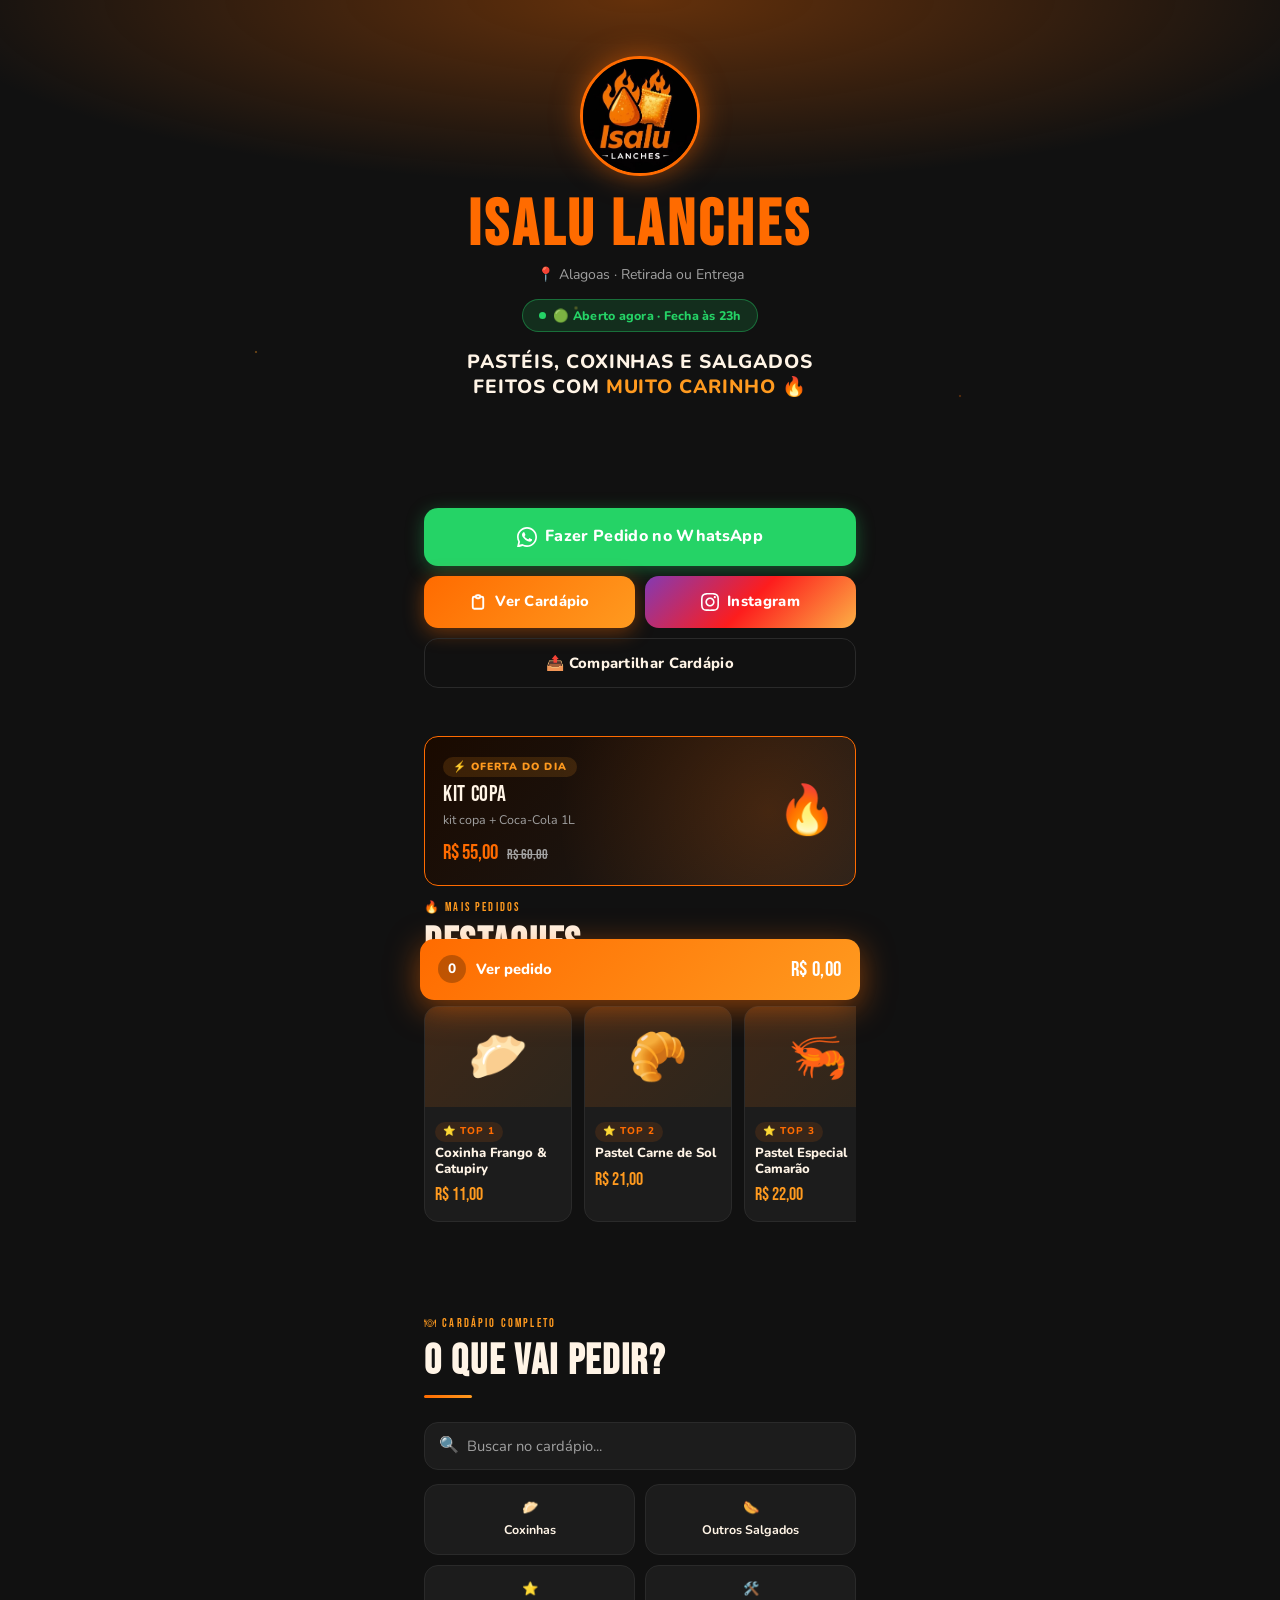
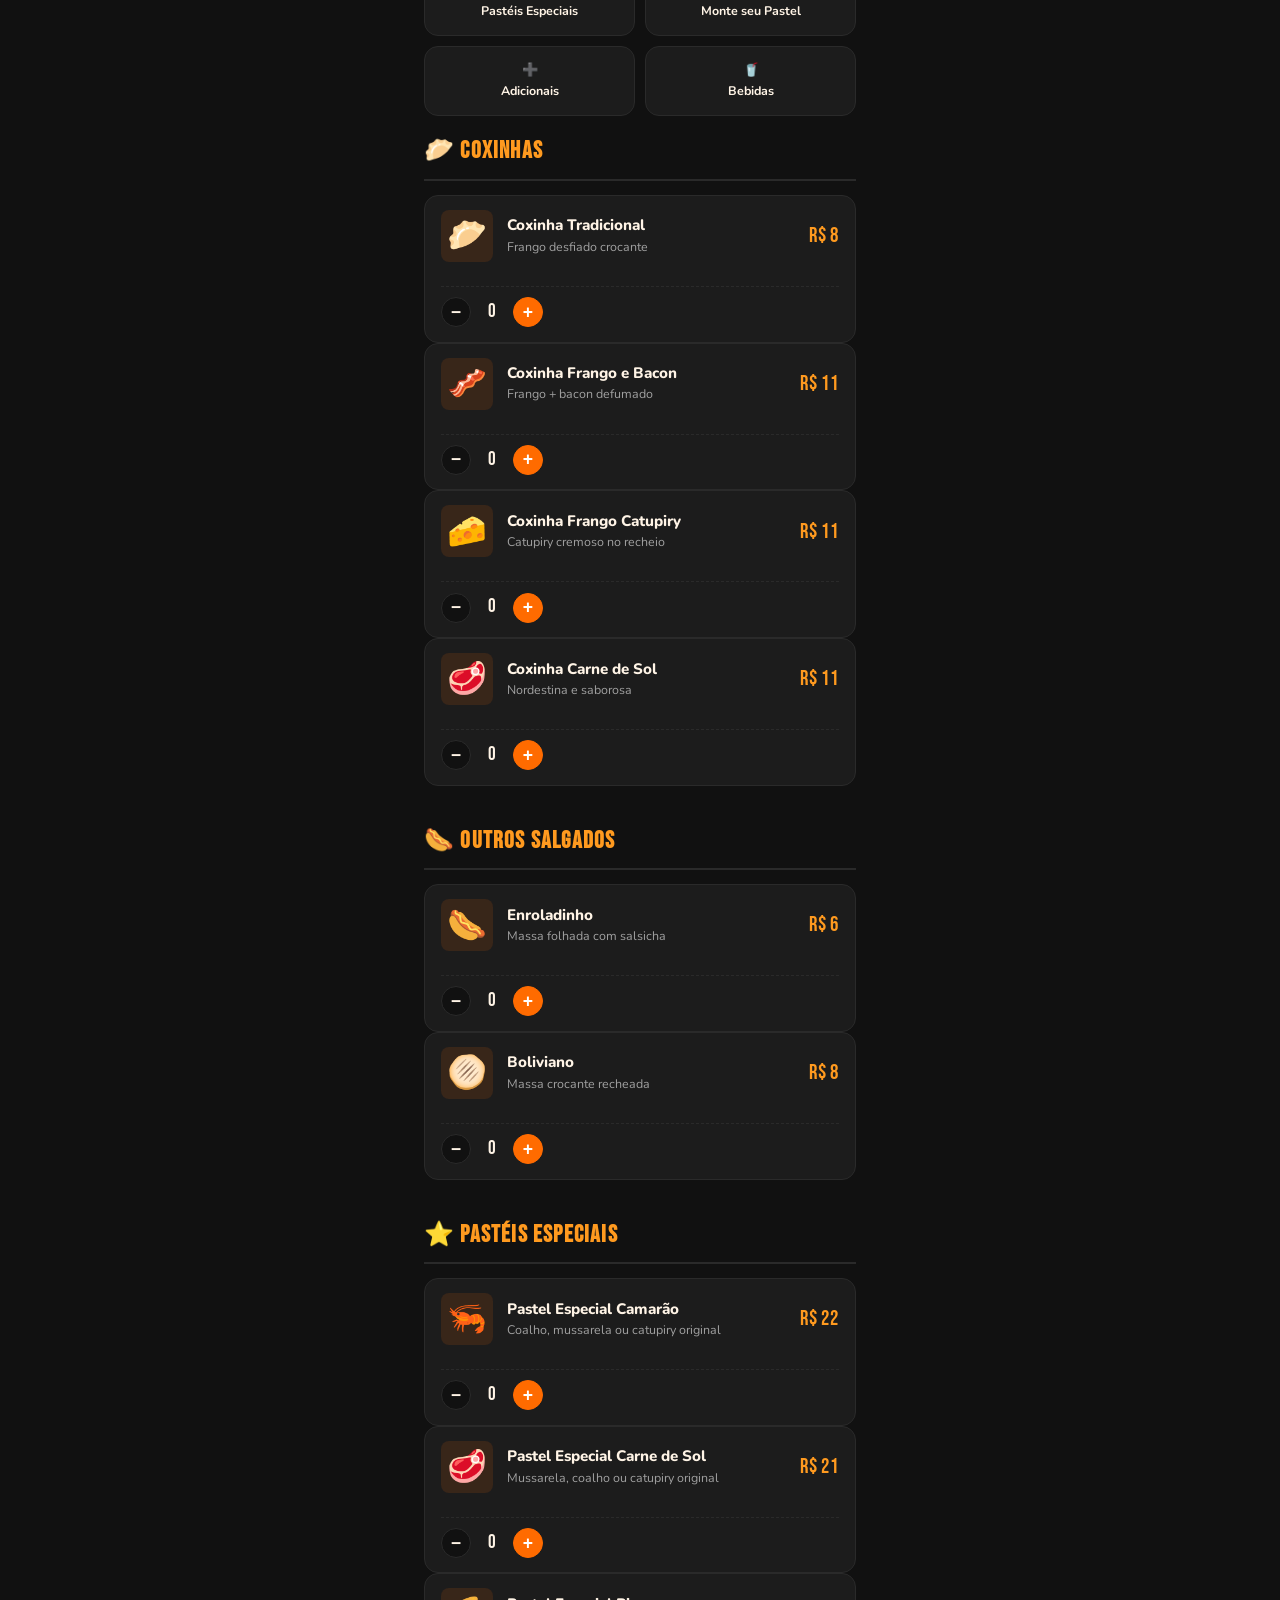
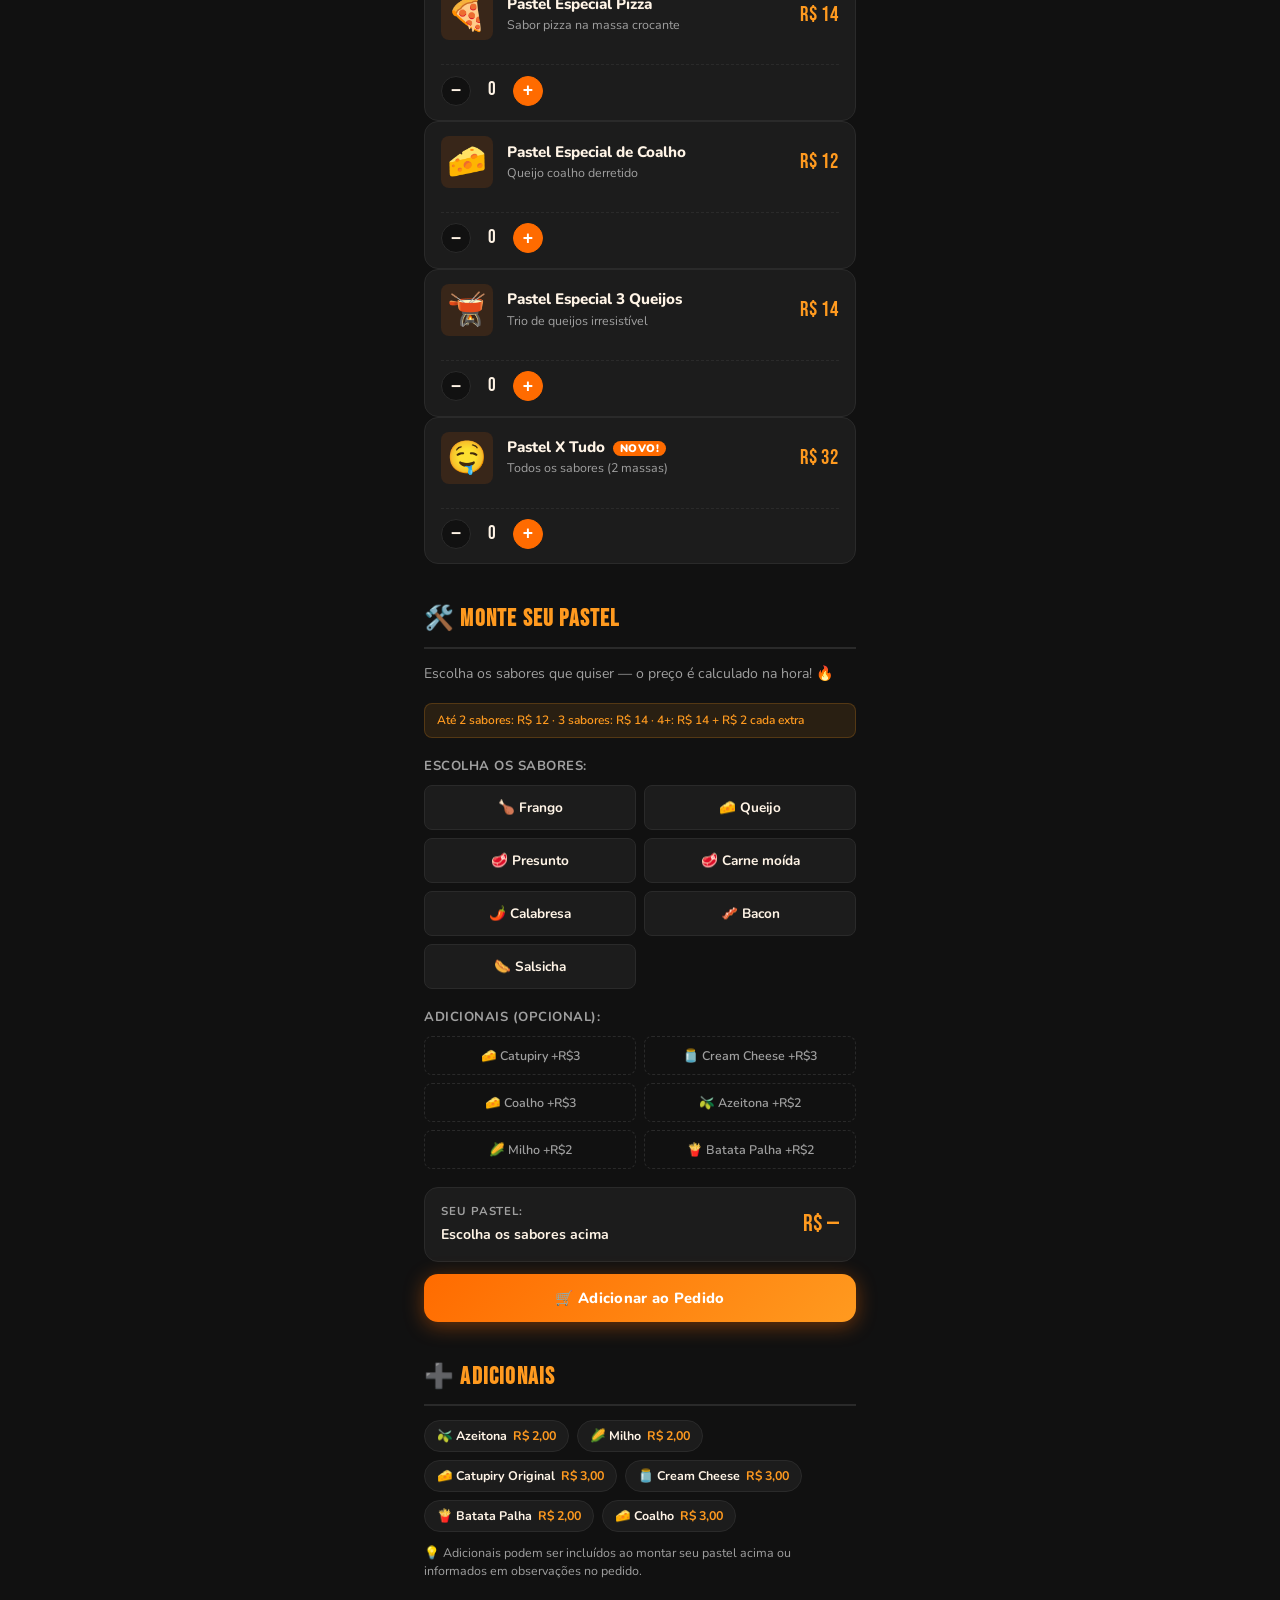
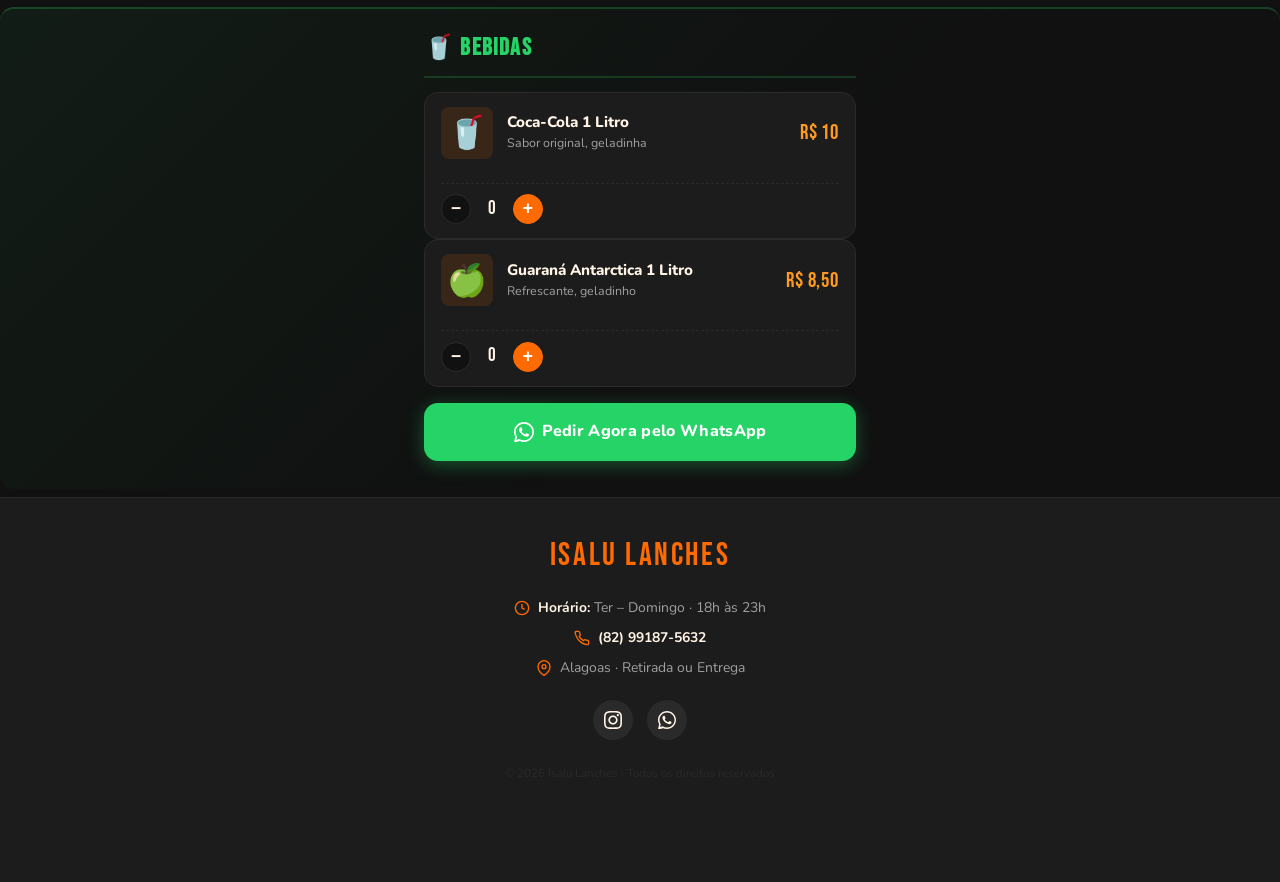
<file: index.html>
<!DOCTYPE html>
<html lang="pt-BR">
<head>
  <meta charset="UTF-8" />
  <meta name="viewport" content="width=device-width, initial-scale=1.0" />
  <title>Isalu Lanches – Crocante por Fora, Irresistível por Dentro!</title>
  <meta name="description" content="Pastéis, coxinhas e salgados artesanais. Retirada ou entrega. Peça pelo WhatsApp!" />
  <link rel="preconnect" href="https://fonts.googleapis.com" />
  <link rel="preconnect" href="https://fonts.gstatic.com" crossorigin />
  <link href="https://fonts.googleapis.com/css2?family=Bebas+Neue&family=Nunito:wght@400;600;700;800&display=swap" rel="stylesheet" />
  <link rel="stylesheet" href="style.css" />
  <link rel="shortcut icon" href="fotos/isalulanches.jpeg" type="image/x-icon" />
</head>
<body>

  <!-- HERO -->
  <header class="hero">
    <div class="container">
      <img class="hero-logo" src="fotos/isalulanches.jpeg" alt="Logo Isalu Lanches" onerror="this.style.display='none'" />
      <h1 class="hero-name">Isalu Lanches</h1>
      <p class="hero-sub">📍 Alagoas · Retirada ou Entrega</p>

      <!-- MELHORIA 1: Status ao vivo (aberto/fechado) -->
      <div id="status-bar" class="status-bar"></div>

      <p class="hero-tagline">Pastéis, coxinhas e salgados<br>feitos com <em>muito carinho</em> 🔥</p>
    </div>
  </header>

  <!-- BOTÕES CTA -->
  <section>
    <div class="container">
      <div class="cta-grid">
        <a class="btn btn-whatsapp btn-wide"
           href="https://wa.me/5582991875632?text=Ol%C3%A1%21+Vi+o+perfil+da+Isalu+Lanches+e+gostaria+de+fazer+um+pedido."
           target="_blank" rel="noopener">
          <svg width="20" height="20" viewBox="0 0 24 24" fill="currentColor"><path d="M17.472 14.382c-.297-.149-1.758-.867-2.03-.967-.273-.099-.471-.148-.67.15-.197.297-.767.966-.94 1.164-.173.199-.347.223-.644.075-.297-.15-1.255-.463-2.39-1.475-.883-.788-1.48-1.761-1.653-2.059-.173-.297-.018-.458.13-.606.134-.133.298-.347.446-.52.149-.174.198-.298.298-.497.099-.198.05-.371-.025-.52-.075-.149-.669-1.612-.916-2.207-.242-.579-.487-.5-.669-.51-.173-.008-.371-.01-.57-.01-.198 0-.52.074-.792.372-.272.297-1.04 1.016-1.04 2.479 0 1.462 1.065 2.875 1.213 3.074.149.198 2.096 3.2 5.077 4.487.709.306 1.262.489 1.694.625.712.227 1.36.195 1.871.118.571-.085 1.758-.719 2.006-1.413.248-.694.248-1.289.173-1.413-.074-.124-.272-.198-.57-.347z"/><path d="M12 0C5.373 0 0 5.373 0 12c0 2.117.554 4.104 1.523 5.83L.057 23.927a.5.5 0 0 0 .614.617l6.266-1.643A11.942 11.942 0 0 0 12 24c6.627 0 12-5.373 12-12S18.627 0 12 0zm0 22c-1.86 0-3.607-.5-5.112-1.373l-.366-.214-3.793.994.995-3.71-.233-.381A9.945 9.945 0 0 1 2 12C2 6.477 6.477 2 12 2s10 4.477 10 10-4.477 10-10 10z"/></svg>
          Fazer Pedido no WhatsApp
        </a>
        <a class="btn btn-primary" href="#cardapio">
          <svg width="18" height="18" viewBox="0 0 24 24" fill="none" stroke="currentColor" stroke-width="2.5"><path d="M9 5H7a2 2 0 0 0-2 2v12a2 2 0 0 0 2 2h10a2 2 0 0 0 2-2V7a2 2 0 0 0-2-2h-2M9 5a2 2 0 0 0 2 2h2a2 2 0 0 0 2-2M9 5a2 2 0 0 1 2-2h2a2 2 0 0 1 2 2"/></svg>
          Ver Cardápio
        </a>
        <a class="btn btn-insta" href="https://instagram.com/isalulanches" target="_blank" rel="noopener">
          <svg width="18" height="18" viewBox="0 0 24 24" fill="currentColor"><path d="M12 2.163c3.204 0 3.584.012 4.85.07 3.252.148 4.771 1.691 4.919 4.919.058 1.265.069 1.645.069 4.849 0 3.205-.012 3.584-.069 4.849-.149 3.225-1.664 4.771-4.919 4.919-1.266.058-1.644.07-4.85.07-3.204 0-3.584-.012-4.849-.07-3.26-.149-4.771-1.699-4.919-4.92-.058-1.265-.07-1.644-.07-4.849 0-3.204.013-3.583.07-4.849.149-3.227 1.664-4.771 4.919-4.919 1.266-.057 1.645-.069 4.849-.069zm0-2.163c-3.259 0-3.667.014-4.947.072-4.358.2-6.78 2.618-6.98 6.98-.059 1.281-.073 1.689-.073 4.948 0 3.259.014 3.668.072 4.948.2 4.358 2.618 6.78 6.98 6.98 1.281.058 1.689.072 4.948.072 3.259 0 3.668-.014 4.948-.072 4.354-.2 6.782-2.618 6.979-6.98.059-1.28.073-1.689.073-4.948 0-3.259-.014-3.667-.072-4.947-.196-4.354-2.617-6.78-6.979-6.98-1.281-.059-1.69-.073-4.949-.073zm0 5.838c-3.403 0-6.162 2.759-6.162 6.162s2.759 6.163 6.162 6.163 6.162-2.759 6.162-6.163c0-3.403-2.759-6.162-6.162-6.162zm0 10.162c-2.209 0-4-1.79-4-4 0-2.209 1.791-4 4-4s4 1.791 4 4c0 2.21-1.791 4-4 4zm6.406-11.845c-.796 0-1.441.645-1.441 1.44s.645 1.44 1.441 1.44c.795 0 1.439-.645 1.439-1.44s-.644-1.44-1.439-1.44z"/></svg>
          Instagram
        </a>

        <!-- MELHORIA 2: Compartilhar cardápio -->
        <button class="btn btn-outline btn-wide" id="share-btn">
          📤 Compartilhar Cardápio
        </button>
      </div>
    </div>
  </section>

  <!-- MELHORIA 3: Banner de Oferta do Dia -->
  <section class="promo-section">
    <div class="container">
      <div class="promo-banner">
        <div class="promo-left">
          <span class="promo-tag">⚡ OFERTA DO DIA</span>
          <p class="promo-title">kit copa</p>
          <p class="promo-desc">kit copa + Coca-Cola 1L</p>
          <p class="promo-price">R$ 55,00 <s>R$ 60,00</s></p>
        </div>
        <div class="promo-emoji">🔥</div>
      </div>
    </div>
  </section>
  <section class="highlights-section">
    <div class="container">
      <div class="section-header">
        <span class="section-label">🔥 Mais Pedidos</span>
        <h2 class="section-title">Destaques</h2>
        <div class="divider"></div>
      </div>
      <div class="highlights-scroll">
        <div class="highlight-card">
          <div class="highlight-card-img">🥟</div>
          <div class="highlight-card-body">
            <span class="highlight-card-badge">⭐ Top 1</span>
            <p class="highlight-card-name">Coxinha Frango & Catupiry</p>
            <p class="highlight-card-price">R$ 11,00</p>
          </div>
        </div>
        <div class="highlight-card">
          <div class="highlight-card-img">🥐</div>
          <div class="highlight-card-body">
            <span class="highlight-card-badge">⭐ Top 2</span>
            <p class="highlight-card-name">Pastel Carne de Sol</p>
            <p class="highlight-card-price">R$ 21,00</p>
          </div>
        </div>
        <div class="highlight-card">
          <div class="highlight-card-img">🦐</div>
          <div class="highlight-card-body">
            <span class="highlight-card-badge">⭐ Top 3</span>
            <p class="highlight-card-name">Pastel Especial Camarão</p>
            <p class="highlight-card-price">R$ 22,00</p>
          </div>
        </div>
        <div class="highlight-card">
          <div class="highlight-card-img">🤤</div>
          <div class="highlight-card-body">
            <span class="highlight-card-badge">🆕 Novo</span>
            <p class="highlight-card-name">Pastel X Tudo</p>
            <p class="highlight-card-price">R$ 32,00</p>
          </div>
        </div>
      </div>
    </div>
  </section>

  <!-- ============================================================
       CARDÁPIO — NAVEGAÇÃO POR CATEGORIAS (GRADE VISÍVEL)
  ============================================================ -->
  <section id="cardapio">
    <div class="container">
      <div class="section-header">
        <span class="section-label">🍽 Cardápio Completo</span>
        <h2 class="section-title">O que vai pedir?</h2>
        <div class="divider"></div>
      </div>

      <!-- MELHORIA 4: Busca rápida no cardápio -->
      <div class="search-box">
        <span class="search-icon">🔍</span>
        <input type="text" id="search-input" class="search-input" placeholder="Buscar no cardápio..." />
        <button id="search-clear" class="search-clear" style="display:none;">✕</button>
      </div>
      <p id="search-empty" class="search-empty" style="display:none;">Nenhum item encontrado 🤔</p>

      <!-- GRADE DE CATEGORIAS — todas visíveis de uma vez -->
      <div class="cat-grid">
        <button class="cat-btn" data-target="sec-coxinhas">🥟<span>Coxinhas</span></button>
        <button class="cat-btn" data-target="sec-outros">🌭<span>Outros Salgados</span></button>
        <button class="cat-btn" data-target="sec-especiais">⭐<span>Pastéis Especiais</span></button>
        <button class="cat-btn" data-target="monte-pastel">🛠️<span>Monte seu Pastel</span></button>
        <button class="cat-btn" data-target="sec-adicionais">➕<span>Adicionais</span></button>
        <button class="cat-btn" data-target="sec-bebidas">🥤<span>Bebidas</span></button>
      </div>
    </div>
  </section>

  <!-- ============================================================
       SEÇÃO: COXINHAS
  ============================================================ -->
  <section class="menu-section" id="sec-coxinhas">
    <div class="container">
      <h3 class="menu-section-title">🥟 Coxinhas</h3>

      <div class="menu-card" data-name="Coxinha Tradicional" data-price="8.00">
        <div class="menu-card-emoji">🥟</div>
        <div class="menu-card-info">
          <p class="menu-card-name">Coxinha Tradicional</p>
          <p class="menu-card-desc">Frango desfiado crocante</p>
        </div>
        <p class="menu-card-price">R$ 8</p>
      </div>

      <div class="menu-card" data-name="Coxinha Frango e Bacon" data-price="11.00">
        <div class="menu-card-emoji">🥓</div>
        <div class="menu-card-info">
          <p class="menu-card-name">Coxinha Frango e Bacon</p>
          <p class="menu-card-desc">Frango + bacon defumado</p>
        </div>
        <p class="menu-card-price">R$ 11</p>
      </div>

      <div class="menu-card" data-name="Coxinha Frango Catupiry" data-price="11.00">
        <div class="menu-card-emoji">🧀</div>
        <div class="menu-card-info">
          <p class="menu-card-name">Coxinha Frango Catupiry</p>
          <p class="menu-card-desc">Catupiry cremoso no recheio</p>
        </div>
        <p class="menu-card-price">R$ 11</p>
      </div>

      <div class="menu-card" data-name="Coxinha Carne de Sol" data-price="11.00">
        <div class="menu-card-emoji">🥩</div>
        <div class="menu-card-info">
          <p class="menu-card-name">Coxinha Carne de Sol</p>
          <p class="menu-card-desc">Nordestina e saborosa</p>
        </div>
        <p class="menu-card-price">R$ 11</p>
      </div>

    </div>
  </section>

  <!-- ============================================================
       SEÇÃO: OUTROS SALGADOS
  ============================================================ -->
  <section class="menu-section" id="sec-outros">
    <div class="container">
      <h3 class="menu-section-title">🌭 Outros Salgados</h3>

      <div class="menu-card" data-name="Enroladinho" data-price="6.00">
        <div class="menu-card-emoji">🌭</div>
        <div class="menu-card-info">
          <p class="menu-card-name">Enroladinho</p>
          <p class="menu-card-desc">Massa folhada com salsicha</p>
        </div>
        <p class="menu-card-price">R$ 6</p>
      </div>

      <div class="menu-card" data-name="Boliviano" data-price="8.00">
        <div class="menu-card-emoji">🫓</div>
        <div class="menu-card-info">
          <p class="menu-card-name">Boliviano</p>
          <p class="menu-card-desc">Massa crocante recheada</p>
        </div>
        <p class="menu-card-price">R$ 8</p>
      </div>

    </div>
  </section>

  <!-- ============================================================
       SEÇÃO: PASTÉIS ESPECIAIS
  ============================================================ -->
  <section class="menu-section" id="sec-especiais">
    <div class="container">
      <h3 class="menu-section-title">⭐ Pastéis Especiais</h3>

      <div class="menu-card" data-name="Pastel Especial Camarão" data-price="22.00">
        <div class="menu-card-emoji">🦐</div>
        <div class="menu-card-info">
          <p class="menu-card-name">Pastel Especial Camarão</p>
          <p class="menu-card-desc">Coalho, mussarela ou catupiry original</p>
        </div>
        <p class="menu-card-price">R$ 22</p>
      </div>

      <div class="menu-card" data-name="Pastel Especial Carne de Sol" data-price="21.00">
        <div class="menu-card-emoji">🥩</div>
        <div class="menu-card-info">
          <p class="menu-card-name">Pastel Especial Carne de Sol</p>
          <p class="menu-card-desc">Mussarela, coalho ou catupiry original</p>
        </div>
        <p class="menu-card-price">R$ 21</p>
      </div>

      <div class="menu-card" data-name="Pastel Especial Pizza" data-price="14.00">
        <div class="menu-card-emoji">🍕</div>
        <div class="menu-card-info">
          <p class="menu-card-name">Pastel Especial Pizza</p>
          <p class="menu-card-desc">Sabor pizza na massa crocante</p>
        </div>
        <p class="menu-card-price">R$ 14</p>
      </div>

      <div class="menu-card" data-name="Pastel Especial de Coalho" data-price="12.00">
        <div class="menu-card-emoji">🧀</div>
        <div class="menu-card-info">
          <p class="menu-card-name">Pastel Especial de Coalho</p>
          <p class="menu-card-desc">Queijo coalho derretido</p>
        </div>
        <p class="menu-card-price">R$ 12</p>
      </div>

      <div class="menu-card" data-name="Pastel Especial 3 Queijos" data-price="14.00">
        <div class="menu-card-emoji">🫕</div>
        <div class="menu-card-info">
          <p class="menu-card-name">Pastel Especial 3 Queijos</p>
          <p class="menu-card-desc">Trio de queijos irresistível</p>
        </div>
        <p class="menu-card-price">R$ 14</p>
      </div>

      <div class="menu-card" data-name="Pastel X Tudo" data-price="32.00">
        <div class="menu-card-emoji">🤤</div>
        <div class="menu-card-info">
          <p class="menu-card-name">Pastel X Tudo <span class="badge-novo">NOVO!</span></p>
          <p class="menu-card-desc">Todos os sabores (2 massas)</p>
        </div>
        <p class="menu-card-price">R$ 32</p>
      </div>

    </div>
  </section>

  <!-- ============================================================
       SEÇÃO: MONTE SEU PASTEL
  ============================================================ -->
  <section class="menu-section" id="monte-pastel">
    <div class="container">
      <h3 class="menu-section-title">🛠️ Monte seu Pastel</h3>
      <p class="monte-desc">Escolha os sabores que quiser — o preço é calculado na hora! 🔥</p>
      <p class="monte-preco-info">Até 2 sabores: R$ 12 · 3 sabores: R$ 14 · 4+: R$ 14 + R$ 2 cada extra</p>

      <!-- Sabores disponíveis -->
      <div class="sabores-grid">
        <p class="form-label" style="grid-column:1/-1; margin-bottom:0;">Escolha os sabores:</p>
        <button class="sabor-btn" data-sabor="Frango">🍗 Frango</button>
        <button class="sabor-btn" data-sabor="Queijo">🧀 Queijo</button>
        <button class="sabor-btn" data-sabor="Presunto">🥩 Presunto</button>
        <button class="sabor-btn" data-sabor="Carne moída">🥩 Carne moída</button>
        <button class="sabor-btn" data-sabor="Calabresa">🌶️ Calabresa</button>
        <button class="sabor-btn" data-sabor="Bacon">🥓 Bacon</button>
        <button class="sabor-btn" data-sabor="Salsicha">🌭 Salsicha</button>
      </div>

      <!-- Adicionais opcionais -->
      <div class="adicionais-group">
        <p class="form-label">Adicionais (opcional):</p>
        <div class="adicionais-grid">
          <button class="adicional-btn" data-adicional="Catupiry" data-price="3.00">🧀 Catupiry +R$3</button>
          <button class="adicional-btn" data-adicional="Cream Cheese" data-price="3.00">🫙 Cream Cheese +R$3</button>
          <button class="adicional-btn" data-adicional="Coalho" data-price="3.00">🧀 Coalho +R$3</button>
          <button class="adicional-btn" data-adicional="Azeitona" data-price="2.00">🫒 Azeitona +R$2</button>
          <button class="adicional-btn" data-adicional="Milho" data-price="2.00">🌽 Milho +R$2</button>
          <button class="adicional-btn" data-adicional="Batata Palha" data-price="2.00">🍟 Batata Palha +R$2</button>
        </div>
      </div>

      <!-- Resumo e botão de adicionar -->
      <div class="pastel-resumo-box">
        <div class="pastel-resumo-info">
          <p class="pastel-resumo-label">Seu pastel:</p>
          <p id="pastel-resumo" class="pastel-resumo-text">Escolha os sabores acima</p>
        </div>
        <p id="pastel-preco" class="pastel-resumo-price">R$ —</p>
      </div>

      <button id="pastel-add-btn" class="btn btn-primary" style="width:100%; margin-top:12px;" disabled>
        🛒 Adicionar ao Pedido
      </button>

    </div>
  </section>

  <!-- ============================================================
       SEÇÃO: ADICIONAIS
  ============================================================ -->
  <section class="menu-section" id="sec-adicionais">
    <div class="container">
      <h3 class="menu-section-title">➕ Adicionais</h3>
      <div class="extras-grid">
        <span class="extra-pill">🫒 Azeitona <span>R$ 2,00</span></span>
        <span class="extra-pill">🌽 Milho <span>R$ 2,00</span></span>
        <span class="extra-pill">🧀 Catupiry Original <span>R$ 3,00</span></span>
        <span class="extra-pill">🫙 Cream Cheese <span>R$ 3,00</span></span>
        <span class="extra-pill">🍟 Batata Palha <span>R$ 2,00</span></span>
        <span class="extra-pill">🧀 Coalho <span>R$ 3,00</span></span>
      </div>
      <p class="extras-note">💡 Adicionais podem ser incluídos ao montar seu pastel acima ou informados em observações no pedido.</p>
    </div>
  </section>

  <!-- ============================================================
       SEÇÃO: BEBIDAS
  ============================================================ -->
  <section class="menu-section" id="sec-bebidas">
    <div class="container">
      <h3 class="menu-section-title">🥤 Bebidas</h3>

      <div class="menu-card" data-name="Coca-Cola 1 Litro" data-price="10.00">
        <div class="menu-card-emoji">🥤</div>
        <div class="menu-card-info">
          <p class="menu-card-name">Coca-Cola 1 Litro</p>
          <p class="menu-card-desc">Sabor original, geladinha</p>
        </div>
        <p class="menu-card-price">R$ 10</p>
      </div>

      <div class="menu-card" data-name="Guaraná Antarctica 1 Litro" data-price="8.50">
        <div class="menu-card-emoji">🍏</div>
        <div class="menu-card-info">
          <p class="menu-card-name">Guaraná Antarctica 1 Litro</p>
          <p class="menu-card-desc">Refrescante, geladinho</p>
        </div>
        <p class="menu-card-price">R$ 8,50</p>
      </div>

      <!-- Botão pedir no final -->
      <a class="btn btn-whatsapp" style="margin-top:16px; display:flex;"
         href="https://wa.me/5582991875632?text=Ol%C3%A1%21+Vi+o+card%C3%A1pio+e+gostaria+de+fazer+um+pedido."
         target="_blank" rel="noopener">
        <svg width="20" height="20" viewBox="0 0 24 24" fill="currentColor"><path d="M17.472 14.382c-.297-.149-1.758-.867-2.03-.967-.273-.099-.471-.148-.67.15-.197.297-.767.966-.94 1.164-.173.199-.347.223-.644.075-.297-.15-1.255-.463-2.39-1.475-.883-.788-1.48-1.761-1.653-2.059-.173-.297-.018-.458.13-.606.134-.133.298-.347.446-.52.149-.174.198-.298.298-.497.099-.198.05-.371-.025-.52-.075-.149-.669-1.612-.916-2.207-.242-.579-.487-.5-.669-.51-.173-.008-.371-.01-.57-.01-.198 0-.52.074-.792.372-.272.297-1.04 1.016-1.04 2.479 0 1.462 1.065 2.875 1.213 3.074.149.198 2.096 3.2 5.077 4.487.709.306 1.262.489 1.694.625.712.227 1.36.195 1.871.118.571-.085 1.758-.719 2.006-1.413.248-.694.248-1.289.173-1.413-.074-.124-.272-.198-.57-.347z"/><path d="M12 0C5.373 0 0 5.373 0 12c0 2.117.554 4.104 1.523 5.83L.057 23.927a.5.5 0 0 0 .614.617l6.266-1.643A11.942 11.942 0 0 0 12 24c6.627 0 12-5.373 12-12S18.627 0 12 0zm0 22c-1.86 0-3.607-.5-5.112-1.373l-.366-.214-3.793.994.995-3.71-.233-.381A9.945 9.945 0 0 1 2 12C2 6.477 6.477 2 12 2s10 4.477 10 10-4.477 10-10 10z"/></svg>
        Pedir Agora pelo WhatsApp
      </a>

    </div>
  </section>

  <!-- RODAPÉ -->
  <footer>
    <div class="container">
      <p class="footer-logo">Isalu Lanches</p>
      <div class="footer-info">
        <div class="footer-row">
          <svg width="16" height="16" viewBox="0 0 24 24" fill="none" stroke="currentColor" stroke-width="2"><circle cx="12" cy="12" r="10"/><path d="M12 6v6l4 2"/></svg>
          <span><strong>Horário:</strong> Ter – Domingo · 18h às 23h</span>
        </div>
        <div class="footer-row">
          <svg width="16" height="16" viewBox="0 0 24 24" fill="none" stroke="currentColor" stroke-width="2"><path d="M22 16.92v3a2 2 0 0 1-2.18 2 19.79 19.79 0 0 1-8.63-3.07A19.5 19.5 0 0 1 4.69 12 19.79 19.79 0 0 1 1.6 3.38 2 2 0 0 1 3.56 2h3a2 2 0 0 1 2 1.72c.127.96.361 1.903.7 2.81a2 2 0 0 1-.45 2.11L7.91 9.91a16 16 0 0 0 6.09 6.09l.91-.9a2 2 0 0 1 2.11-.45c.907.339 1.85.573 2.81.7A2 2 0 0 1 22 16.92z"/></svg>
          <span><strong>(82) 99187-5632</strong></span>
        </div>
        <div class="footer-row">
          <svg width="16" height="16" viewBox="0 0 24 24" fill="none" stroke="currentColor" stroke-width="2"><path d="M21 10c0 7-9 13-9 13s-9-6-9-13a9 9 0 0 1 18 0z"/><circle cx="12" cy="10" r="3"/></svg>
          <span>Alagoas · Retirada ou Entrega</span>
        </div>
      </div>
      <div class="social-icons">
        <a class="social-icon" href="https://instagram.com/isalulanches" target="_blank" rel="noopener" aria-label="Instagram">
          <svg width="18" height="18" viewBox="0 0 24 24" fill="currentColor"><path d="M12 2.163c3.204 0 3.584.012 4.85.07 3.252.148 4.771 1.691 4.919 4.919.058 1.265.069 1.645.069 4.849 0 3.205-.012 3.584-.069 4.849-.149 3.225-1.664 4.771-4.919 4.919-1.266.058-1.644.07-4.85.07-3.204 0-3.584-.012-4.849-.07-3.26-.149-4.771-1.699-4.919-4.92-.058-1.265-.07-1.644-.07-4.849 0-3.204.013-3.583.07-4.849.149-3.227 1.664-4.771 4.919-4.919 1.266-.057 1.645-.069 4.849-.069zm0-2.163c-3.259 0-3.667.014-4.947.072-4.358.2-6.78 2.618-6.98 6.98-.059 1.281-.073 1.689-.073 4.948 0 3.259.014 3.668.072 4.948.2 4.358 2.618 6.78 6.98 6.98 1.281.058 1.689.072 4.948.072 3.259 0 3.668-.014 4.948-.072 4.354-.2 6.782-2.618 6.979-6.98.059-1.28.073-1.689.073-4.948 0-3.259-.014-3.667-.072-4.947-.196-4.354-2.617-6.78-6.979-6.98-1.281-.059-1.69-.073-4.949-.073zm0 5.838c-3.403 0-6.162 2.759-6.162 6.162s2.759 6.163 6.162 6.163 6.162-2.759 6.162-6.163c0-3.403-2.759-6.162-6.162-6.162zm0 10.162c-2.209 0-4-1.79-4-4 0-2.209 1.791-4 4-4s4 1.791 4 4c0 2.21-1.791 4-4 4zm6.406-11.845c-.796 0-1.441.645-1.441 1.44s.645 1.44 1.441 1.44c.795 0 1.439-.645 1.439-1.44s-.644-1.44-1.439-1.44z"/></svg>
        </a>
        <a class="social-icon" href="https://wa.me/5582991875632" target="_blank" rel="noopener" aria-label="WhatsApp">
          <svg width="18" height="18" viewBox="0 0 24 24" fill="currentColor"><path d="M17.472 14.382c-.297-.149-1.758-.867-2.03-.967-.273-.099-.471-.148-.67.15-.197.297-.767.966-.94 1.164-.173.199-.347.223-.644.075-.297-.15-1.255-.463-2.39-1.475-.883-.788-1.48-1.761-1.653-2.059-.173-.297-.018-.458.13-.606.134-.133.298-.347.446-.52.149-.174.198-.298.298-.497.099-.198.05-.371-.025-.52-.075-.149-.669-1.612-.916-2.207-.242-.579-.487-.5-.669-.51-.173-.008-.371-.01-.57-.01-.198 0-.52.074-.792.372-.272.297-1.04 1.016-1.04 2.479 0 1.462 1.065 2.875 1.213 3.074.149.198 2.096 3.2 5.077 4.487.709.306 1.262.489 1.694.625.712.227 1.36.195 1.871.118.571-.085 1.758-.719 2.006-1.413.248-.694.248-1.289.173-1.413-.074-.124-.272-.198-.57-.347z"/><path d="M12 0C5.373 0 0 5.373 0 12c0 2.117.554 4.104 1.523 5.83L.057 23.927a.5.5 0 0 0 .614.617l6.266-1.643A11.942 11.942 0 0 0 12 24c6.627 0 12-5.373 12-12S18.627 0 12 0zm0 22c-1.86 0-3.607-.5-5.112-1.373l-.366-.214-3.793.994.995-3.71-.233-.381A9.945 9.945 0 0 1 2 12C2 6.477 6.477 2 12 2s10 4.477 10 10-4.477 10-10 10z"/></svg>
        </a>
      </div>
      <p class="footer-copy">© 2026 Isalu Lanches · Todos os direitos reservados</p>
    </div>
  </footer>

  <!-- BARRA FLUTUANTE DO CARRINHO -->
  <div class="cart-bar" id="cart-bar">
    <div class="cart-bar-left">
      <span class="cart-bar-badge" id="cart-count">0</span>
      <span class="cart-bar-label">Ver pedido</span>
    </div>
    <span class="cart-bar-total">R$ <span id="cart-total">0,00</span></span>
  </div>

  <!-- MODAL FINALIZAR PEDIDO -->
  <div class="modal-overlay" id="checkout-modal">
    <div class="modal-box">
      <div class="modal-header">
        <h2 class="modal-title">Seu Pedido</h2>
        <button type="button" class="modal-close" id="close-modal">✕</button>
      </div>
      <div class="modal-items-list" id="modal-items-list"></div>
      <div class="modal-total-row">
        <span class="modal-total-label">Total</span>
        <span class="modal-total-value">R$ <span id="modal-total">0,00</span></span>
      </div>
      <form id="checkout-form">
        <div class="form-group">
          <label class="form-label" for="cliente-nome">Seu nome</label>
          <input class="form-input" type="text" id="cliente-nome" placeholder="Como podemos te chamar?" required />
        </div>
        <div class="form-group">
          <label class="form-label">Retirada ou entrega?</label>
          <div class="radio-group">
            <div class="radio-option">
              <input type="radio" name="tipo-entrega" id="tipo-retirada" value="retirada" checked />
              <label for="tipo-retirada">🏠 Retirada</label>
            </div>
            <div class="radio-option">
              <input type="radio" name="tipo-entrega" id="tipo-entrega-radio" value="entrega" />
              <label for="tipo-entrega-radio">🛵 Entrega</label>
            </div>
          </div>
        </div>
        <div class="form-group" id="endereco-group" style="display:none;">
          <label class="form-label" for="cliente-endereco">Endereço de entrega</label>
          <input class="form-input" type="text" id="cliente-endereco" placeholder="Rua, número, bairro" />
        </div>
        <div class="form-group">
          <label class="form-label" for="cliente-obs">Observações (opcional)</label>
          <textarea class="form-textarea" id="cliente-obs" placeholder="Ex: tirar cebola, troco para R$ 50..."></textarea>
        </div>
        <button type="submit" class="btn btn-whatsapp modal-submit-btn">
          <svg width="20" height="20" viewBox="0 0 24 24" fill="currentColor"><path d="M17.472 14.382c-.297-.149-1.758-.867-2.03-.967-.273-.099-.471-.148-.67.15-.197.297-.767.966-.94 1.164-.173.199-.347.223-.644.075-.297-.15-1.255-.463-2.39-1.475-.883-.788-1.48-1.761-1.653-2.059-.173-.297-.018-.458.13-.606.134-.133.298-.347.446-.52.149-.174.198-.298.298-.497.099-.198.05-.371-.025-.52-.075-.149-.669-1.612-.916-2.207-.242-.579-.487-.5-.669-.51-.173-.008-.371-.01-.57-.01-.198 0-.52.074-.792.372-.272.297-1.04 1.016-1.04 2.479 0 1.462 1.065 2.875 1.213 3.074.149.198 2.096 3.2 5.077 4.487.709.306 1.262.489 1.694.625.712.227 1.36.195 1.871.118.571-.085 1.758-.719 2.006-1.413.248-.694.248-1.289.173-1.413-.074-.124-.272-.198-.57-.347z"/><path d="M12 0C5.373 0 0 5.373 0 12c0 2.117.554 4.104 1.523 5.83L.057 23.927a.5.5 0 0 0 .614.617l6.266-1.643A11.942 11.942 0 0 0 12 24c6.627 0 12-5.373 12-12S18.627 0 12 0zm0 22c-1.86 0-3.607-.5-5.112-1.373l-.366-.214-3.793.994.995-3.71-.233-.381A9.945 9.945 0 0 1 2 12C2 6.477 6.477 2 12 2s10 4.477 10 10-4.477 10-10 10z"/></svg>
          Enviar Pedido pelo WhatsApp
        </button>
      </form>
    </div>
  </div>

  <!-- MELHORIA 5: Toast notification -->
  <div id="toast" class="toast"></div>

  <script src="main.js"></script>
</body>
</html>
</file>
<file: style.css>
/* ============================================================
   ISALU LANCHES — style.css
   Autor: Isalu Lanches
   Descrição: Estilos da página bio/cardápio
============================================================ */

/* ============================================================
   1. TOKENS (variáveis de cor, fonte e borda)
============================================================ */
:root {
  --fire:   #FF6B00;   /* laranja principal */
  --ember:  #FF9A1F;   /* laranja claro / destaque */
  --coal:   #111111;   /* fundo principal */
  --ash:    #1C1C1C;   /* fundo dos cartões */
  --smoke:  #2A2A2A;   /* borda / divisor */
  --cream:  #FFF4E6;   /* texto claro */
  --muted:  #A0A0A0;   /* texto secundário */
  --green:  #25D366;   /* WhatsApp */

  --font-display: 'Bebas Neue', sans-serif;
  --font-body:    'Nunito', sans-serif;

  --radius-sm: 8px;
  --radius-md: 14px;
  --radius-lg: 24px;
}

/* ============================================================
   2. RESET & BASE
============================================================ */
*, *::before, *::after {
  box-sizing: border-box;
  margin: 0;
  padding: 0;
}

html {
  scroll-behavior: smooth;
}

body {
  background: var(--coal);
  color: var(--cream);
  font-family: var(--font-body);
  font-size: 16px;
  line-height: 1.6;
  -webkit-font-smoothing: antialiased;
}

img {
  display: block;
  max-width: 100%;
}

a {
  text-decoration: none;
  color: inherit;
}

section {
  padding-top: 40px;
}

/* ============================================================
   3. UTILITÁRIOS
============================================================ */
.container {
  width: 100%;
  max-width: 480px;
  margin: 0 auto;
  padding: 0 20px;
}

.section-label {
  display: inline-block;
  font-family: var(--font-display);
  font-size: 0.75rem;
  letter-spacing: 0.18em;
  text-transform: uppercase;
  color: var(--ember);
  margin-bottom: 6px;
}

.section-title {
  font-family: var(--font-display);
  font-size: clamp(1.8rem, 7vw, 2.6rem);
  line-height: 1.05;
  letter-spacing: 0.04em;
  color: var(--cream);
}

.section-header {
  margin-bottom: 22px;
}

.divider {
  width: 48px;
  height: 3px;
  background: linear-gradient(90deg, var(--fire), var(--ember));
  border-radius: 99px;
  margin: 12px 0 24px;
}

/* ============================================================
   4. HERO
============================================================ */
.hero {
  position: relative;
  overflow: hidden;
  padding: 56px 0 40px;
  text-align: center;
  background:
    radial-gradient(ellipse 80% 60% at 50% 0%, rgba(255,107,0,.35) 0%, transparent 70%),
    var(--coal);
}

/* partículas de chama animadas */
.hero::before {
  content: '';
  position: absolute;
  inset: 0;
  background-image:
    radial-gradient(circle 2px at 20% 80%, rgba(255,154,31,.6) 0%, transparent 80%),
    radial-gradient(circle 2px at 75% 90%, rgba(255,107,0,.5) 0%, transparent 80%),
    radial-gradient(circle 3px at 45% 70%, rgba(255,200,50,.4) 0%, transparent 80%);
  animation: float 6s ease-in-out infinite alternate;
  pointer-events: none;
}

@keyframes float {
  from { transform: translateY(0);    opacity: .7; }
  to   { transform: translateY(-18px); opacity: 1;  }
}

.hero-logo {
  width: 120px;
  height: 120px;
  border-radius: 50%;
  object-fit: cover;
  border: 3px solid var(--fire);
  box-shadow: 0 0 28px rgba(255,107,0,.5);
  margin: 0 auto 18px;
  position: relative;
  z-index: 1;
}

.hero-name {
  font-family: var(--font-display);
  font-size: clamp(2.8rem, 12vw, 4rem);
  letter-spacing: 0.06em;
  color: var(--fire);
  line-height: 1;
  position: relative;
  z-index: 1;
}

.hero-sub {
  font-size: 0.88rem;
  color: var(--muted);
  margin-top: 6px;
  position: relative;
  z-index: 1;
}

.hero-tagline {
  margin-top: 18px;
  font-size: clamp(1rem, 4.5vw, 1.2rem);
  font-weight: 800;
  text-transform: uppercase;
  letter-spacing: 0.05em;
  color: var(--cream);
  line-height: 1.3;
  position: relative;
  z-index: 1;
}

.hero-tagline em {
  font-style: normal;
  color: var(--ember);
}

/* ============================================================
   5. BOTÕES CTA
============================================================ */
.cta-grid {
  display: grid;
  grid-template-columns: 1fr 1fr;
  gap: 10px;
  padding: 28px 0 32px;
}

.cta-grid .btn-wide {
  grid-column: 1 / -1;
}

.btn {
  display: flex;
  align-items: center;
  justify-content: center;
  gap: 8px;
  padding: 14px 16px;
  border-radius: var(--radius-md);
  font-family: var(--font-body);
  font-weight: 800;
  font-size: 0.92rem;
  letter-spacing: 0.02em;
  cursor: pointer;
  border: none;
  transition: transform .15s, box-shadow .15s, filter .15s;
  white-space: nowrap;
}

.btn:active {
  transform: scale(.96);
}

.btn-primary {
  background: linear-gradient(135deg, var(--fire), var(--ember));
  color: #fff;
  box-shadow: 0 4px 20px rgba(255,107,0,.4);
}

.btn-primary:hover {
  filter: brightness(1.08);
  box-shadow: 0 6px 28px rgba(255,107,0,.55);
}

.btn-whatsapp {
  background: var(--green);
  color: #fff;
  box-shadow: 0 4px 18px rgba(37,211,102,.35);
  font-size: 1rem;
  padding: 16px;
}

.btn-whatsapp:hover {
  filter: brightness(1.07);
}

.btn-outline {
  background: transparent;
  border: 1.5px solid var(--smoke);
  color: var(--cream);
}

.btn-outline:hover {
  border-color: var(--fire);
  color: var(--fire);
}

.btn-insta {
  background: linear-gradient(135deg, #833ab4, #fd1d1d, #fcb045);
  color: #fff;
}

/* ============================================================
   6. DESTAQUES
============================================================ */
.highlights-section {
  padding: 8px 0 40px;
}

.highlights-scroll {
  display: flex;
  gap: 12px;
  overflow-x: auto;
  padding-bottom: 8px;
  scrollbar-width: none;
  -webkit-overflow-scrolling: touch;
}

.highlights-scroll::-webkit-scrollbar {
  display: none;
}

.highlight-card {
  flex-shrink: 0;
  width: 148px;
  background: var(--ash);
  border: 1px solid var(--smoke);
  border-radius: var(--radius-md);
  overflow: hidden;
  transition: transform .15s, box-shadow .15s;
}

.highlight-card:hover {
  transform: translateY(-4px);
  box-shadow: 0 8px 24px rgba(255,107,0,.25);
}

.highlight-card-img {
  width: 100%;
  height: 100px;
  display: flex;
  align-items: center;
  justify-content: center;
  font-size: 3rem;
  background: linear-gradient(135deg, rgba(255,107,0,.15), rgba(255,154,31,.08));
}

.highlight-card-body {
  padding: 10px 10px 12px;
}

.highlight-card-badge {
  display: inline-block;
  font-size: 0.62rem;
  font-weight: 800;
  text-transform: uppercase;
  letter-spacing: 0.1em;
  color: var(--fire);
  background: rgba(255,107,0,.12);
  border-radius: 99px;
  padding: 2px 8px;
  margin-bottom: 4px;
}

.highlight-card-name {
  font-weight: 800;
  font-size: 0.82rem;
  line-height: 1.2;
  color: var(--cream);
}

.highlight-card-price {
  font-family: var(--font-display);
  font-size: 1.1rem;
  color: var(--ember);
  margin-top: 4px;
}

/* ============================================================
   7. CARDÁPIO
============================================================ */
.menu-section {
  padding: 8px 0 40px;
}

/* abas de categoria */
.category-tabs {
  display: flex;
  gap: 8px;
  overflow-x: auto;
  padding-bottom: 14px;
  scrollbar-width: none;
  -webkit-overflow-scrolling: touch;
  position: relative;
  mask-image: linear-gradient(90deg, #000 92%, transparent 100%);
  -webkit-mask-image: linear-gradient(90deg, #000 92%, transparent 100%);
}

.category-tabs::-webkit-scrollbar {
  display: none;
}

.tab {
  flex-shrink: 0;
  padding: 7px 18px;
  border-radius: 99px;
  font-weight: 700;
  font-size: 0.82rem;
  letter-spacing: 0.04em;
  text-transform: uppercase;
  cursor: pointer;
  border: 1.5px solid var(--smoke);
  color: var(--muted);
  background: transparent;
  transition: all .2s;
}

.tab.active,
.tab:hover {
  background: var(--fire);
  border-color: var(--fire);
  color: #fff;
}

/* painéis de categoria */
.menu-category {
  display: none;
}

.menu-category.visible {
  display: flex;
  flex-direction: column;
  gap: 12px;
}

/* cartão de item */
.menu-card {
  background: var(--ash);
  border: 1px solid var(--smoke);
  border-radius: var(--radius-md);
  padding: 14px 16px;
  display: flex;
  align-items: center;
  gap: 14px;
  transition: border-color .2s, transform .15s;
}

.menu-card:hover {
  border-color: var(--fire);
  transform: translateX(3px);
}

.menu-card-emoji {
  font-size: 2rem;
  flex-shrink: 0;
  width: 52px;
  height: 52px;
  display: flex;
  align-items: center;
  justify-content: center;
  background: rgba(255,107,0,.12);
  border-radius: var(--radius-sm);
}

.menu-card-info {
  flex: 1;
}

.menu-card-name {
  font-weight: 800;
  font-size: 0.95rem;
  color: var(--cream);
  line-height: 1.2;
}

.menu-card-name span {
  font-size: 0.68rem;
  letter-spacing: 0.04em;
  margin-left: 4px;
  vertical-align: middle;
}

.menu-card-desc {
  font-size: 0.78rem;
  color: var(--muted);
  margin-top: 3px;
  line-height: 1.4;
}

.menu-card-price {
  font-family: var(--font-display);
  font-size: 1.3rem;
  letter-spacing: 0.04em;
  color: var(--ember);
  flex-shrink: 0;
}

/* adicionais */
.extras-title {
  font-family: var(--font-display);
  font-size: 1rem;
  letter-spacing: 0.1em;
  color: var(--muted);
  text-transform: uppercase;
  margin-top: 8px;
}

.extras-grid {
  display: flex;
  flex-wrap: wrap;
  gap: 8px;
  margin-top: 6px;
}

.extra-pill {
  background: var(--ash);
  border: 1px solid var(--smoke);
  border-radius: 99px;
  padding: 5px 12px;
  font-size: 0.78rem;
  font-weight: 700;
  color: var(--cream);
  display: flex;
  gap: 6px;
}

.extra-pill span {
  color: var(--ember);
}

/* ============================================================
   8. BOTÃO FLUTUANTE WHATSAPP (FAB)
============================================================ */
.fab-whatsapp {
  position: fixed;
  bottom: 24px;
  right: 20px;
  z-index: 99;
  width: 56px;
  height: 56px;
  border-radius: 50%;
  background: var(--green);
  display: flex;
  align-items: center;
  justify-content: center;
  box-shadow: 0 4px 20px rgba(37,211,102,.5);
  transition: transform .2s, box-shadow .2s, bottom .3s ease;
  animation: pulse 2.5s infinite;
}

.fab-whatsapp.lifted {
  bottom: 100px;
}

.fab-whatsapp:hover {
  transform: scale(1.08);
  box-shadow: 0 6px 28px rgba(37,211,102,.65);
}

@keyframes pulse {
  0%, 100% { box-shadow: 0 4px 20px rgba(37,211,102,.5); }
  50%       { box-shadow: 0 4px 32px rgba(37,211,102,.8), 0 0 0 8px rgba(37,211,102,.1); }
}

/* ============================================================
   9. RODAPÉ
============================================================ */
footer {
  background: var(--ash);
  border-top: 1px solid var(--smoke);
  padding: 32px 0 100px;
  text-align: center;
}

.footer-logo {
  font-family: var(--font-display);
  font-size: 2rem;
  color: var(--fire);
  letter-spacing: 0.08em;
}

.footer-info {
  margin-top: 16px;
  display: flex;
  flex-direction: column;
  gap: 8px;
}

.footer-row {
  display: flex;
  align-items: center;
  justify-content: center;
  gap: 8px;
  font-size: 0.87rem;
  color: var(--muted);
}

.footer-row svg {
  color: var(--fire);
  flex-shrink: 0;
}

.footer-row strong {
  color: var(--cream);
}

.social-icons {
  display: flex;
  justify-content: center;
  gap: 14px;
  margin-top: 20px;
}

.social-icon {
  width: 40px;
  height: 40px;
  border-radius: 50%;
  background: var(--smoke);
  display: flex;
  align-items: center;
  justify-content: center;
  transition: background .2s, transform .15s;
}

.social-icon:hover {
  background: var(--fire);
  transform: scale(1.1);
}

.footer-copy {
  margin-top: 24px;
  font-size: 0.72rem;
  color: var(--smoke);
}

/* ============================================================
   10. RESPONSIVO
============================================================ */
@media (min-width: 600px) {
  .container {
    padding: 0 24px;
  }
}

/* respeita preferência por menos animação */
@media (prefers-reduced-motion: reduce) {
  *, *::before, *::after {
    animation: none !important;
    transition: none !important;
  }
}

/* ============================================================
   11. CARRINHO DE PEDIDOS
============================================================ */

/* Controle de quantidade dentro de cada cartão */
.menu-card {
  position: relative;
  flex-wrap: wrap;
}

.menu-card-price {
  margin-left: auto;
}

.qty-control {
  display: flex;
  align-items: center;
  gap: 10px;
  width: 100%;
  margin-top: 10px;
  padding-top: 10px;
  border-top: 1px dashed var(--smoke);
}

.qty-btn {
  width: 30px;
  height: 30px;
  border-radius: 50%;
  border: 1.5px solid var(--smoke);
  background: var(--coal);
  color: var(--cream);
  font-size: 1.1rem;
  font-weight: 800;
  display: flex;
  align-items: center;
  justify-content: center;
  cursor: pointer;
  transition: all .15s;
  flex-shrink: 0;
}

.qty-btn:hover {
  border-color: var(--fire);
  color: var(--fire);
}

.qty-btn:active {
  transform: scale(.9);
}

.qty-plus {
  background: var(--fire);
  border-color: var(--fire);
  color: #fff;
}

.qty-plus:hover {
  filter: brightness(1.1);
}

.qty-value {
  min-width: 22px;
  text-align: center;
  font-family: var(--font-display);
  font-size: 1.2rem;
  color: var(--cream);
}

.menu-card.in-cart {
  border-color: var(--fire);
  background: linear-gradient(135deg, rgba(255,107,0,.08), var(--ash) 40%);
}

/* ============================================================
   12. BARRA FLUTUANTE DO CARRINHO
============================================================ */
.cart-bar {
  position: fixed;
  left: 50%;
  bottom: -100px;
  transform: translateX(-50%);
  width: calc(100% - 40px);
  max-width: 440px;
  background: linear-gradient(135deg, var(--fire), var(--ember));
  border-radius: var(--radius-md);
  padding: 14px 18px;
  display: flex;
  align-items: center;
  justify-content: space-between;
  box-shadow: 0 8px 32px rgba(255,107,0,.5);
  cursor: pointer;
  z-index: 100;
  transition: bottom .3s ease;
}

.cart-bar.visible {
  bottom: 24px;
}

.cart-bar-left {
  display: flex;
  align-items: center;
  gap: 10px;
  color: #fff;
}

.cart-bar-badge {
  background: rgba(0,0,0,.25);
  border-radius: 50%;
  width: 28px;
  height: 28px;
  display: flex;
  align-items: center;
  justify-content: center;
  font-weight: 800;
  font-size: 0.85rem;
}

.cart-bar-label {
  font-weight: 800;
  font-size: 0.92rem;
}

.cart-bar-total {
  color: #fff;
  font-family: var(--font-display);
  font-size: 1.3rem;
  letter-spacing: 0.03em;
}

/* ============================================================
   13. MODAL DE FINALIZAÇÃO
============================================================ */
.modal-overlay {
  position: fixed;
  inset: 0;
  background: rgba(0,0,0,.7);
  backdrop-filter: blur(2px);
  display: flex;
  align-items: flex-end;
  justify-content: center;
  z-index: 200;
  opacity: 0;
  pointer-events: none;
  transition: opacity .25s;
}

.modal-overlay.open {
  opacity: 1;
  pointer-events: auto;
}

.modal-box {
  width: 100%;
  max-width: 480px;
  max-height: 88vh;
  overflow-y: auto;
  background: var(--ash);
  border-radius: var(--radius-lg) var(--radius-lg) 0 0;
  padding: 24px 20px 32px;
  transform: translateY(100%);
  transition: transform .3s ease;
}

.modal-overlay.open .modal-box {
  transform: translateY(0);
}

.modal-header {
  display: flex;
  align-items: center;
  justify-content: space-between;
  margin-bottom: 18px;
}

.modal-title {
  font-family: var(--font-display);
  font-size: 1.6rem;
  letter-spacing: 0.03em;
  color: var(--fire);
}

.modal-close {
  width: 34px;
  height: 34px;
  border-radius: 50%;
  background: var(--smoke);
  border: none;
  color: var(--cream);
  font-size: 1.2rem;
  cursor: pointer;
  display: flex;
  align-items: center;
  justify-content: center;
}

.modal-close:hover {
  background: var(--fire);
}

/* lista de itens no modal */
.modal-items-list {
  display: flex;
  flex-direction: column;
  gap: 8px;
  margin-bottom: 12px;
}

.modal-item-row {
  display: flex;
  align-items: center;
  gap: 10px;
  font-size: 0.88rem;
  padding: 8px 0;
  border-bottom: 1px solid var(--smoke);
}

.modal-item-qty {
  font-family: var(--font-display);
  color: var(--ember);
  font-size: 1.05rem;
  flex-shrink: 0;
}

.modal-item-name {
  flex: 1;
  color: var(--cream);
  font-weight: 600;
}

.modal-item-price {
  color: var(--muted);
  font-weight: 700;
  flex-shrink: 0;
}

.modal-total-row {
  display: flex;
  align-items: center;
  justify-content: space-between;
  padding: 14px 0;
  margin-bottom: 18px;
  border-top: 2px solid var(--smoke);
}

.modal-total-label {
  font-weight: 800;
  font-size: 1rem;
  color: var(--cream);
  text-transform: uppercase;
  letter-spacing: 0.04em;
}

.modal-total-value {
  font-family: var(--font-display);
  font-size: 1.8rem;
  color: var(--fire);
}

/* formulário */
.form-group {
  margin-bottom: 14px;
}

.form-label {
  display: block;
  font-size: 0.82rem;
  font-weight: 700;
  color: var(--muted);
  text-transform: uppercase;
  letter-spacing: 0.04em;
  margin-bottom: 6px;
}

.form-input,
.form-textarea {
  width: 100%;
  background: var(--coal);
  border: 1.5px solid var(--smoke);
  border-radius: var(--radius-sm);
  padding: 12px 14px;
  color: var(--cream);
  font-family: var(--font-body);
  font-size: 0.92rem;
  transition: border-color .2s;
}

.form-input:focus,
.form-textarea:focus {
  outline: none;
  border-color: var(--fire);
}

.form-textarea {
  resize: vertical;
  min-height: 60px;
}

.radio-group {
  display: flex;
  gap: 10px;
}

.radio-option {
  flex: 1;
  position: relative;
}

.radio-option input {
  position: absolute;
  opacity: 0;
  pointer-events: none;
}

.radio-option label {
  display: flex;
  align-items: center;
  justify-content: center;
  gap: 6px;
  padding: 12px;
  border-radius: var(--radius-sm);
  border: 1.5px solid var(--smoke);
  color: var(--muted);
  font-weight: 700;
  font-size: 0.88rem;
  cursor: pointer;
  transition: all .2s;
  text-align: center;
}

.radio-option input:checked + label {
  background: var(--fire);
  border-color: var(--fire);
  color: #fff;
}

.modal-submit-btn {
  width: 100%;
  margin-top: 8px;
}

/* ============================================================
   14. GRADE DE CATEGORIAS (substituição das abas horizontais)
============================================================ */
.cat-grid {
  display: grid;
  grid-template-columns: 1fr 1fr;
  gap: 10px;
  margin-bottom: 8px;
}

.cat-btn {
  display: flex;
  flex-direction: column;
  align-items: center;
  justify-content: center;
  gap: 6px;
  padding: 16px 10px;
  background: var(--ash);
  border: 1.5px solid var(--smoke);
  border-radius: var(--radius-md);
  color: var(--cream);
  font-family: var(--font-body);
  font-weight: 700;
  font-size: 0.82rem;
  text-align: center;
  cursor: pointer;
  transition: all .2s;
  line-height: 1.2;
}

.cat-btn:hover,
.cat-btn:active {
  background: var(--fire);
  border-color: var(--fire);
  color: #fff;
  transform: scale(.97);
}

.cat-btn span {
  display: block;
  font-size: 0.78rem;
}

/* emoji grande dentro do botão */
.cat-btn::before {
  font-size: 1.6rem;
  line-height: 1;
}

/* ============================================================
   15. TÍTULOS DE SEÇÃO DO CARDÁPIO
============================================================ */
.menu-section {
  padding: 8px 0 28px;
}

.menu-section-title {
  font-family: var(--font-display);
  font-size: 1.5rem;
  letter-spacing: 0.05em;
  color: var(--ember);
  margin-bottom: 14px;
  padding-bottom: 8px;
  border-bottom: 2px solid var(--smoke);
  display: flex;
  align-items: center;
  gap: 8px;
}

/* ============================================================
   16. SEÇÃO BEBIDAS — visual separado
============================================================ */
#sec-bebidas {
  background: linear-gradient(135deg, rgba(37,211,102,.06), transparent 60%);
  border-top: 2px solid rgba(37,211,102,.25);
  border-radius: var(--radius-md);
  margin: 0 0 8px;
  padding: 20px 0 28px;
}

#sec-bebidas .menu-section-title {
  color: #25D366;
  border-bottom-color: rgba(37,211,102,.2);
}

/* ============================================================
   17. MONTE SEU PASTEL
============================================================ */
.monte-desc {
  font-size: 0.88rem;
  color: var(--muted);
  margin-bottom: 18px;
}

.pastel-qty-group {
  margin-bottom: 18px;
}

.pastel-qty-btns {
  display: grid;
  grid-template-columns: 1fr 1fr;
  gap: 10px;
  margin-top: 8px;
}

.pastel-qty-btn {
  padding: 12px 8px;
  border-radius: var(--radius-md);
  border: 1.5px solid var(--smoke);
  background: var(--ash);
  color: var(--muted);
  font-family: var(--font-body);
  font-weight: 700;
  font-size: 0.82rem;
  cursor: pointer;
  text-align: center;
  transition: all .2s;
}

.pastel-qty-btn.active,
.pastel-qty-btn:hover {
  background: var(--fire);
  border-color: var(--fire);
  color: #fff;
}

/* grade de sabores */
.sabores-grid {
  display: grid;
  grid-template-columns: 1fr 1fr;
  gap: 8px;
  margin-bottom: 18px;
}

.sabor-btn {
  padding: 12px 8px;
  border-radius: var(--radius-sm);
  border: 1.5px solid var(--smoke);
  background: var(--ash);
  color: var(--cream);
  font-family: var(--font-body);
  font-weight: 700;
  font-size: 0.85rem;
  cursor: pointer;
  text-align: center;
  transition: all .2s;
}

.sabor-btn.active {
  background: var(--fire);
  border-color: var(--fire);
  color: #fff;
}

.sabor-btn.disabled {
  opacity: .35;
  cursor: not-allowed;
}

/* adicionais */
.adicionais-group {
  margin-bottom: 18px;
}

.adicionais-grid {
  display: grid;
  grid-template-columns: 1fr 1fr;
  gap: 8px;
  margin-top: 8px;
}

.adicional-btn {
  padding: 10px 6px;
  border-radius: var(--radius-sm);
  border: 1.5px dashed var(--smoke);
  background: transparent;
  color: var(--muted);
  font-family: var(--font-body);
  font-weight: 600;
  font-size: 0.78rem;
  cursor: pointer;
  text-align: center;
  transition: all .2s;
}

.adicional-btn.active {
  background: rgba(255,154,31,.15);
  border-color: var(--ember);
  border-style: solid;
  color: var(--ember);
}

/* resumo do pastel */
.pastel-resumo-box {
  display: flex;
  align-items: center;
  justify-content: space-between;
  background: var(--ash);
  border: 1.5px solid var(--smoke);
  border-radius: var(--radius-md);
  padding: 14px 16px;
  margin-top: 4px;
}

.pastel-resumo-label {
  font-size: 0.72rem;
  font-weight: 700;
  text-transform: uppercase;
  letter-spacing: 0.08em;
  color: var(--muted);
  margin-bottom: 4px;
}

.pastel-resumo-text {
  font-size: 0.88rem;
  color: var(--cream);
  font-weight: 700;
}

.pastel-resumo-price {
  font-family: var(--font-display);
  font-size: 1.5rem;
  color: var(--ember);
  flex-shrink: 0;
  margin-left: 12px;
}

/* ============================================================
   18. BADGE "NOVO!" E NOTA DE ADICIONAIS
============================================================ */
.badge-novo {
  display: inline-block;
  font-size: 0.62rem;
  font-weight: 900;
  background: var(--fire);
  color: #fff;
  border-radius: 99px;
  padding: 1px 7px;
  margin-left: 4px;
  vertical-align: middle;
  letter-spacing: 0.06em;
}

.extras-note {
  font-size: 0.78rem;
  color: var(--muted);
  margin-top: 12px;
  line-height: 1.4;
}

/* ============================================================
   19. INFO DE PREÇO DO MONTE SEU PASTEL
============================================================ */
.monte-preco-info {
  font-size: 0.75rem;
  color: var(--ember);
  background: rgba(255,154,31,.1);
  border: 1px solid rgba(255,154,31,.2);
  border-radius: var(--radius-sm);
  padding: 8px 12px;
  margin-bottom: 18px;
  line-height: 1.4;
  font-weight: 600;
}

/* ============================================================
   20. MELHORIA 1 — STATUS AO VIVO (ABERTO / FECHADO)
============================================================ */
.status-bar {
  display: inline-flex;
  align-items: center;
  gap: 7px;
  padding: 6px 16px;
  border-radius: 99px;
  font-size: 0.78rem;
  font-weight: 800;
  margin-top: 12px;
  position: relative;
  z-index: 1;
  letter-spacing: 0.02em;
}
.status-bar.open {
  background: rgba(37,211,102,.15);
  border: 1px solid rgba(37,211,102,.4);
  color: #25D366;
}
.status-bar.closed {
  background: rgba(255,107,0,.12);
  border: 1px solid rgba(255,107,0,.35);
  color: var(--fire);
}
.status-dot {
  width: 7px;
  height: 7px;
  border-radius: 50%;
  flex-shrink: 0;
}
.status-bar.open .status-dot {
  background: #25D366;
  animation: blink-dot 1.5s infinite;
}
.status-bar.closed .status-dot {
  background: var(--fire);
}
@keyframes blink-dot {
  0%, 100% { opacity: 1; }
  50%       { opacity: .25; }
}

/* ============================================================
   21. MELHORIA 3 — BANNER OFERTA DO DIA
============================================================ */
.promo-section {
  padding: 16px 0 0;
}
.promo-banner {
  background: linear-gradient(135deg, #1a0a00, var(--ash));
  border: 1.5px solid var(--fire);
  border-radius: var(--radius-md);
  padding: 16px 18px;
  display: flex;
  align-items: center;
  justify-content: space-between;
  position: relative;
  overflow: hidden;
}
.promo-banner::before {
  content: '';
  position: absolute;
  inset: 0;
  background: radial-gradient(circle at 80% 50%, rgba(255,107,0,.18), transparent 60%);
  pointer-events: none;
}
.promo-left { position: relative; z-index: 1; }
.promo-tag {
  display: inline-block;
  font-size: 0.65rem;
  font-weight: 900;
  letter-spacing: 0.1em;
  color: var(--ember);
  background: rgba(255,154,31,.15);
  border-radius: 99px;
  padding: 2px 10px;
  margin-bottom: 6px;
}
.promo-title {
  font-family: var(--font-display);
  font-size: 1.4rem;
  color: var(--cream);
  letter-spacing: 0.03em;
  line-height: 1.1;
}
.promo-desc {
  font-size: 0.78rem;
  color: var(--muted);
  margin-top: 2px;
}
.promo-price {
  font-family: var(--font-display);
  font-size: 1.3rem;
  color: var(--fire);
  margin-top: 6px;
}
.promo-price s {
  font-size: 0.9rem;
  color: var(--muted);
  margin-left: 6px;
  text-decoration: line-through;
}
.promo-emoji {
  font-size: 3rem;
  flex-shrink: 0;
  position: relative;
  z-index: 1;
  animation: float 3s ease-in-out infinite alternate;
}

/* ============================================================
   22. MELHORIA 4 — BUSCA NO CARDÁPIO
============================================================ */
.search-box {
  display: flex;
  align-items: center;
  background: var(--ash);
  border: 1.5px solid var(--smoke);
  border-radius: var(--radius-md);
  padding: 0 14px;
  margin-bottom: 14px;
  gap: 8px;
  transition: border-color .2s;
}
.search-box:focus-within {
  border-color: var(--fire);
}
.search-icon { font-size: 1rem; flex-shrink: 0; }
.search-input {
  flex: 1;
  background: transparent;
  border: none;
  padding: 13px 0;
  color: var(--cream);
  font-family: var(--font-body);
  font-size: 0.92rem;
  outline: none;
}
.search-input::placeholder { color: var(--muted); }
.search-clear {
  background: none;
  border: none;
  color: var(--muted);
  font-size: 1rem;
  cursor: pointer;
  padding: 4px;
  line-height: 1;
}
.search-empty {
  text-align: center;
  color: var(--muted);
  font-size: 0.88rem;
  padding: 24px 0;
}

/* ============================================================
   23. MELHORIA 5 — TOAST NOTIFICATION
============================================================ */
.toast {
  position: fixed;
  top: -80px;
  left: 50%;
  transform: translateX(-50%);
  background: var(--ash);
  border: 1px solid var(--fire);
  border-radius: var(--radius-md);
  padding: 12px 20px;
  font-size: 0.88rem;
  font-weight: 700;
  color: var(--cream);
  z-index: 999;
  transition: top .35s cubic-bezier(.34,1.56,.64,1);
  white-space: nowrap;
  max-width: 90vw;
  text-align: center;
  box-shadow: 0 8px 24px rgba(0,0,0,.5);
}
.toast.show {
  top: 16px;
}

/* ============================================================
   24. MELHORIA 6 — SCROLL REVEAL
============================================================ */
.reveal {
  opacity: 0;
  transform: translateY(18px);
  transition: opacity .45s ease, transform .45s ease;
}
.reveal.visible {
  opacity: 1;
  transform: translateY(0);
}
</file>
